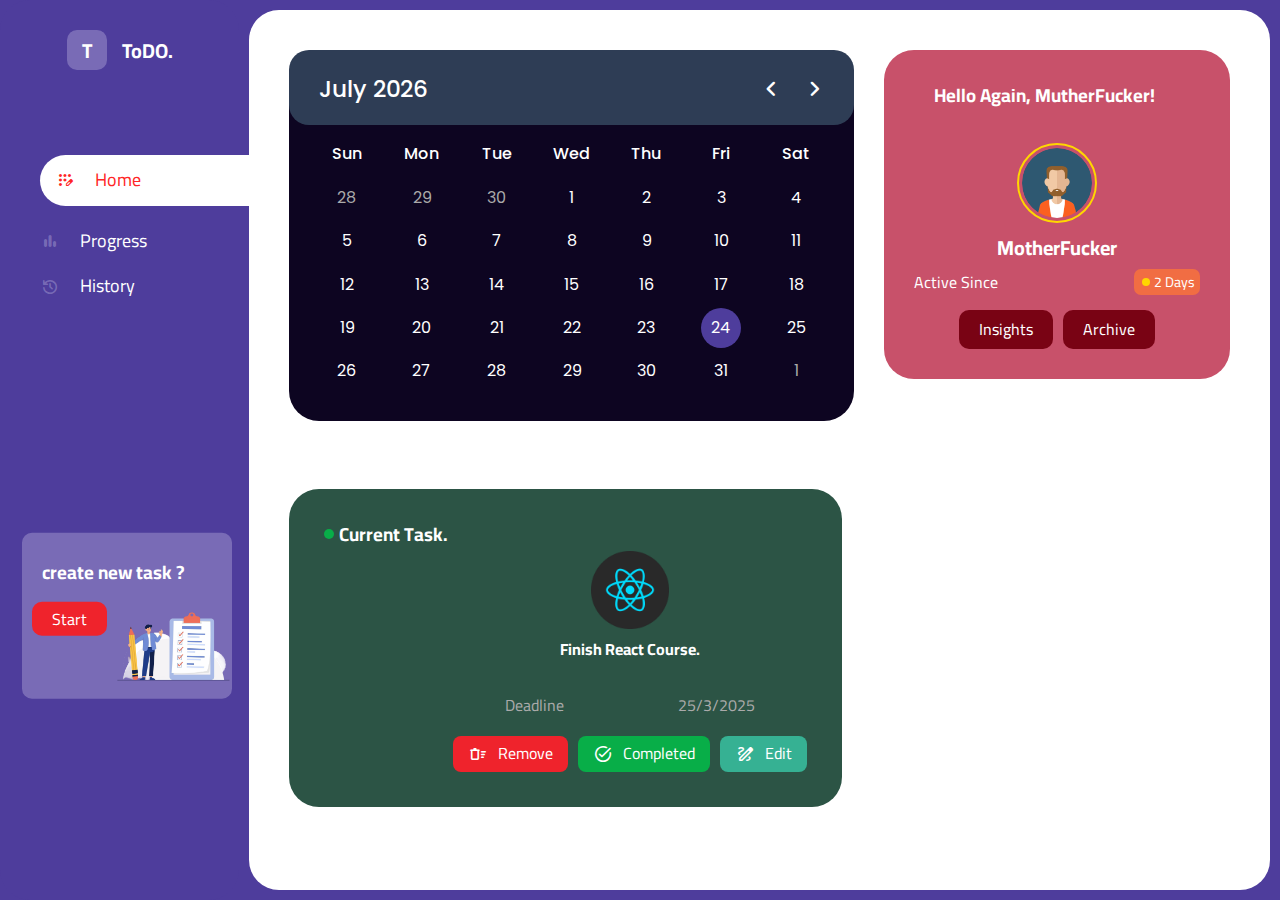
<file: index.html>
<!DOCTYPE html>
<html lang="en">
  <head>
    <meta charset="UTF-8" />
    <meta name="viewport" content="width=device-width, initial-scale=1.0" />
    <title>ToDo List</title>
    <!-- LINKS -->
    <link rel="stylesheet" href="CSS/main.css" />
    <link rel="stylesheet" href="CSS/all.min.css" />
    <link rel="stylesheet" href="CSS/normalize.css" />
    <link rel="preconnect" href="https://fonts.googleapis.com" />
    <link rel="preconnect" href="https://fonts.gstatic.com" crossorigin />
    <link
      href="https://fonts.googleapis.com/css2?family=Cairo:wght@200..1000&family=Open+Sans:ital,wght@0,300..800;1,300..800&family=Work+Sans:ital,wght@0,100..900;1,100..900&display=swap"
      rel="stylesheet"
    />
    <link
      rel="stylesheet"
      href="https://fonts.googleapis.com/css2?family=Material+Symbols+Rounded"
    />
    <!-- POPPINS FONT -->
    <link rel="preconnect" href="https://fonts.googleapis.com" />
    <link rel="preconnect" href="https://fonts.gstatic.com" crossorigin />
    <link
      href="https://fonts.googleapis.com/css2?family=Cairo:wght@200..1000&family=Open+Sans:ital,wght@0,300..800;1,300..800&family=Poppins:ital,wght@0,100;0,200;0,300;0,400;0,500;0,600;0,700;0,800;0,900;1,100;1,200;1,300;1,400;1,500;1,600;1,700;1,800;1,900&family=Work+Sans:ital,wght@0,100..900;1,100..900&display=swap"
      rel="stylesheet"
    />
    <script src="main.js" defer></script>
  </head>
  <body>
    <!-- START HEADER -->
    <div class="page" id="page">
      <div class="sidebar">
        <div class="logo">
          <span class="letter-t">T</span>
          <a href="">ToDO.</a>
        </div>
        <ul class="main-nav">
          <li class="active">
            <a class="active" href="index.html"
              ><span class="material-symbols-rounded active">
                app_registration </span
              >Home</a
            >
          </li>
          <li>
            <a href="progress.html"
              ><span class="material-symbols-rounded"> bar_chart </span
              >Progress</a
            >
          </li>
          <li>
            <a href="history.html"
              ><span class="material-symbols-rounded"> history </span>History</a
            >
          </li>
        </ul>
        <div class="new-task">
          <h3>create new task ?</h3>
          <div class="start">
            <span>Start</span> <img src="images/freepik.png" alt="" />
          </div>
        </div>
      </div>
      <!-- START LANDING PAGE -->
      <div class="content">
        <div class="container">
          <div class="calender-area">
            <div class="wrapper">
              <header>
                <div class="current-date"></div>
                <div class="icons">
                  <span id="prev" class="material-symbols-rounded">
                    chevron_left</span
                  >
                  <span id="next" class="material-symbols-rounded">
                    chevron_right
                  </span>
                </div>
              </header>
              <div class="calendar">
                <ul class="weeks">
                  <li>Sun</li>
                  <li>Mon</li>
                  <li>Tue</li>
                  <li>Wed</li>
                  <li>Thu</li>
                  <li>Fri</li>
                  <li>Sat</li>
                </ul>
                <ul class="days"></ul>
              </div>
            </div>
          </div>
          <div class="profile">
            <h3>Hello Again, MutherFucker!</h3>
            <div class="avatar">
              <img src="images/user-01.png  " alt="" />
              <span>MotherFucker</span>
              <p>Active Since <span>2 Days</span></p>
              <div class="profile-buttons">
                <button class="dashboard">
                  <a href="progress.html">Insights</a>
                </button>
                <button class="history">
                  <a href="history.html">Archive</a>
                </button>
              </div>
            </div>
          </div>
          <div class="current-task">
            <h3>Current Task.</h3>
            <div class="task">
              <h4><img src="images/react.png" alt="" />Finish React Course.</h4>
              <div class="deadline">
                <p>Deadline</p>
                <span>25/3/2025</span>
              </div>
              <div class="buttons">
                <button class="remove">
                  <span class="material-symbols-rounded"> delete_sweep </span
                  >Remove
                </button>
                <button class="completed">
                  <span class="material-symbols-rounded"> task_alt </span
                  >Completed
                </button>
                <button class="edit">
                  <span class="material-symbols-rounded"> draw </span>Edit
                </button>
              </div>
            </div>
          </div>
        </div>
      </div>
      <!-- END LANDING PAGE -->
    </div>
    <!-- END HEADER -->
  </body>
</html>
</file>
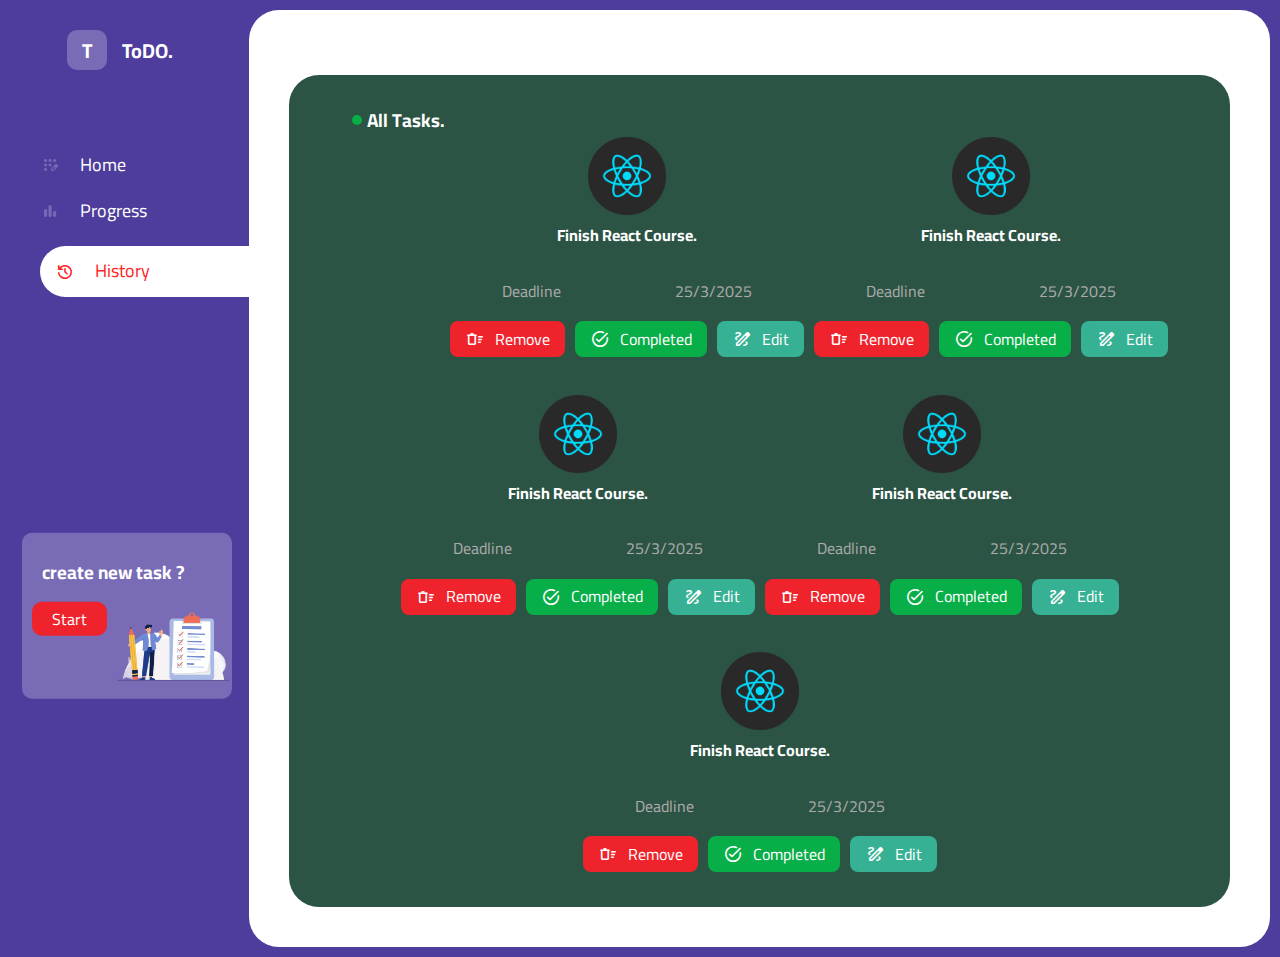
<file: history.html>
<!DOCTYPE html>
<html lang="en">
  <head>
    <meta charset="UTF-8" />
    <meta name="viewport" content="width=device-width, initial-scale=1.0" />
    <title>ToDo List</title>
    <!-- LINKS -->
    <link rel="stylesheet" href="CSS/main.css" />
    <link rel="stylesheet" href="CSS/all.min.css" />
    <link rel="stylesheet" href="CSS/normalize.css" />
    <link rel="preconnect" href="https://fonts.googleapis.com" />
    <link rel="preconnect" href="https://fonts.gstatic.com" crossorigin />
    <link
      href="https://fonts.googleapis.com/css2?family=Cairo:wght@200..1000&family=Open+Sans:ital,wght@0,300..800;1,300..800&family=Work+Sans:ital,wght@0,100..900;1,100..900&display=swap"
      rel="stylesheet"
    />
    <link
      rel="stylesheet"
      href="https://fonts.googleapis.com/css2?family=Material+Symbols+Rounded"
    />
    <!-- POPPINS FONT -->
    <link rel="preconnect" href="https://fonts.googleapis.com" />
    <link rel="preconnect" href="https://fonts.gstatic.com" crossorigin />
    <link
      href="https://fonts.googleapis.com/css2?family=Cairo:wght@200..1000&family=Open+Sans:ital,wght@0,300..800;1,300..800&family=Poppins:ital,wght@0,100;0,200;0,300;0,400;0,500;0,600;0,700;0,800;0,900;1,100;1,200;1,300;1,400;1,500;1,600;1,700;1,800;1,900&family=Work+Sans:ital,wght@0,100..900;1,100..900&display=swap"
      rel="stylesheet"
    />
  </head>
  <body>
    <!-- START HEADER -->
    <div class="page history" id="page">
      <div class="sidebar">
        <div class="logo">
          <span class="letter-t">T</span>
          <a href="">ToDO.</a>
        </div>
        <ul class="main-nav">
          <li>
            <a href="index.html"
              ><span class="material-symbols-rounded"> app_registration </span
              >Home</a
            >
          </li>
          <li>
            <a href="progress.html"
              ><span class="material-symbols-rounded"> bar_chart </span
              >Progress</a
            >
          </li>
          <li class="active">
            <a class="active" href=" history.html"
              ><span class="active material-symbols-rounded"> history </span
              >History</a
            >
          </li>
        </ul>
        <div class="new-task">
          <h3>create new task ?</h3>
          <div class="start">
            <span>Start</span> <img src="images/freepik.png" alt="" />
          </div>
        </div>
      </div>
      <!-- START LANDING PAGE -->
      <div class="content">
        <div class="container">
          <div class="current-task">
            <h3>All Tasks.</h3>
            <div class="task">
              <h4><img src="images/react.png" alt="" />Finish React Course.</h4>
              <div class="deadline">
                <p>Deadline</p>
                <span>25/3/2025</span>
              </div>
              <div class="buttons">
                <button class="remove">
                  <span class="material-symbols-rounded"> delete_sweep </span
                  >Remove
                </button>
                <button class="completed">
                  <span class="material-symbols-rounded"> task_alt </span
                  >Completed
                </button>
                <button class="edit">
                  <span class="material-symbols-rounded"> draw </span>Edit
                </button>
              </div>
            </div>
            <div class="task">
              <h4><img src="images/react.png" alt="" />Finish React Course.</h4>
              <div class="deadline">
                <p>Deadline</p>
                <span>25/3/2025</span>
              </div>
              <div class="buttons">
                <button class="remove">
                  <span class="material-symbols-rounded"> delete_sweep </span
                  >Remove
                </button>
                <button class="completed">
                  <span class="material-symbols-rounded"> task_alt </span
                  >Completed
                </button>
                <button class="edit">
                  <span class="material-symbols-rounded"> draw </span>Edit
                </button>
              </div>
            </div>
            <div class="task">
              <h4><img src="images/react.png" alt="" />Finish React Course.</h4>
              <div class="deadline">
                <p>Deadline</p>
                <span>25/3/2025</span>
              </div>
              <div class="buttons">
                <button class="remove">
                  <span class="material-symbols-rounded"> delete_sweep </span
                  >Remove
                </button>
                <button class="completed">
                  <span class="material-symbols-rounded"> task_alt </span
                  >Completed
                </button>
                <button class="edit">
                  <span class="material-symbols-rounded"> draw </span>Edit
                </button>
              </div>
            </div>
            <div class="task">
              <h4><img src="images/react.png" alt="" />Finish React Course.</h4>
              <div class="deadline">
                <p>Deadline</p>
                <span>25/3/2025</span>
              </div>
              <div class="buttons">
                <button class="remove">
                  <span class="material-symbols-rounded"> delete_sweep </span
                  >Remove
                </button>
                <button class="completed">
                  <span class="material-symbols-rounded"> task_alt </span
                  >Completed
                </button>
                <button class="edit">
                  <span class="material-symbols-rounded"> draw </span>Edit
                </button>
              </div>
            </div>
            <div class="task">
              <h4><img src="images/react.png" alt="" />Finish React Course.</h4>
              <div class="deadline">
                <p>Deadline</p>
                <span>25/3/2025</span>
              </div>
              <div class="buttons">
                <button class="remove">
                  <span class="material-symbols-rounded"> delete_sweep </span
                  >Remove
                </button>
                <button class="completed">
                  <span class="material-symbols-rounded"> task_alt </span
                  >Completed
                </button>
                <button class="edit">
                  <span class="material-symbols-rounded"> draw </span>Edit
                </button>
              </div>
            </div>
          </div>
        </div>
      </div>
      <!-- END LANDING PAGE -->
    </div>
    <!-- END HEADER -->
  </body>
</html>
</file>
<file: CSS/main.css>
/* START GLOBAL RULES */
:root {
  --main-color: rgb(78 61 156);
  --alternative-color: #b3aadb6e;
}
html {
  scroll-behavior: smooth;
}
body {
  font-family: "cairo", sans-serif;
  box-sizing: border-box;
}
ul {
  list-style: none;
  margin: 0;
  padding: 0;
}
a {
  text-decoration: none;
  color: white;
}
/* END GLOBAL RULES */
/* START SIDEBAR */
.page {
  display: flex;
  min-height: 100vh;
  background-color: var(--main-color);
  width: 100%;
}
.logo {
  display: flex;
  justify-content: center;
  align-items: center;
  color: white;
  font-weight: bold;
  font-size: 20px;
  gap: 15px;
}
.logo .letter-t {
  width: 40px;
  height: 40px;
  background-color: var(--alternative-color);
  color: white;
  display: flex;
  justify-content: center;
  align-items: center;
  border-radius: 10px;
}
.logo a {
  color: white;
}
.sidebar {
  background-color: var(--main-color);
  width: 200px;
  padding: 30px 40px;
  border-radius: 30px;
}
.sidebar ul {
  display: flex;
  justify-content: center;
  width: 200px;
  position: absolute;
  width: 300px;
  flex-direction: column;
  z-index: 1;
}
.sidebar ul li {
  margin-bottom: 25px;
}
.sidebar ul li a {
  color: white;
  left: 20px;
  display: flex;
  align-items: center;
  font-size: 18px;
}
.sidebar ul li a.active {
  color: rgb(255 37 37);
}
.sidebar ul li.active {
  background-color: white;
  /* width: calc(100% + 70px); */
  padding: 15px;
  border-radius: 30px;
}
.sidebar ul li a span {
  padding-right: 20px;
  font-size: 20px;
  color: var(--alternative-color);
}
.sidebar ul li a span.active {
  color: rgb(255 37 37);
}
.main-nav {
  margin-top: 85px;
}
@media (max-width: 786px) {
  .sidebar {
    width: 20px;
  }
  .sidebar ul {
    width: inherit;
    display: flex;
    align-items: center;
  }
  .logo .letter-t {
    position: absolute;
    top: 15px;
  }
  .logo a {
    position: relative;
    top: 30px;
  }

  .sidebar ul li a {
    flex-direction: column;
    justify-content: center;
    align-items: center;
    text-align: center;
  }
  .sidebar ul li a span {
    padding: 0;
  }
}
.sidebar .new-task {
  position: absolute;
  top: 50%;
  left: 22px;
  transform: translateY(50%);
  display: flex;
  align-items: center;
  justify-content: center;
  flex-direction: column;
  color: white;
  background-color: var(--alternative-color);
  border-radius: 10px;
  padding: 10px 20px;
  width: 170px;
}
.sidebar .new-task h3 {
  width: 100%;
}
.sidebar .new-task .start {
  display: flex;
  justify-content: center;
  margin-left: 15px;
}
.sidebar .new-task .start span {
  justify-content: center;
  display: flex;
  align-items: center;
  height: fit-content;
  padding: 8px 20px;
  background-color: #ef232c;
  border-radius: 10px;
}
.sidebar .new-task img {
  width: 130px;
}

/* END SIDEBAR */
/* START PAGE CONTENT */
.content {
  background-color: white;
  display: flex;
  border-radius: 30px;
  /* position: relative; */
  margin: 10px;
  color: white;
  z-index: 2;
  width: 100%;
}
.content::after {
  content: "";
  position: absolute;
}
.content::before {
  content: "";
  position: absolute;
}
.content .container {
  /* this line is making error in the responsetive */
  display: flex;
  flex-wrap: wrap;
  margin: 40px;
  /* gap: 30px; */
  width: 100%;
  /* justify-content: center; */
}

.content .profile {
  padding: 30px;
  border-radius: 30px;
  width: 30%;
  background-color: hsl(347.39deg 51.97% 55.1%);
  height: fit-content;
}
.content h3 {
  margin-top: 5px;
  position: relative;
  margin-left: 20px;
}
.content .current-task h3::before {
  content: "";
  position: absolute;
  width: 10px;
  height: 10px;
  background-color: #08ae48;
  border-radius: 50%;
  left: -20px;
  top: 0;
  transform: translate(50%, 50%);
}
.content .profile img {
  height: 70px;
  width: 70px;
  margin-bottom: 15px;
  border: 3px solid transparent;
  border-radius: 50%;
  outline: 2px solid gold;
}
.content .profile .avatar {
  display: flex;
  flex-direction: column;
  justify-content: center;
  align-items: center;
  padding-top: 20px;
}
.content .profile .avatar span {
  font-weight: bold;
  font-size: 20px;
}
.content .profile .avatar p {
  margin: 0;
  position: relative;
  padding-top: 10px;
  display: flex;
  justify-content: space-between;
  width: 100%;
  align-items: center;
}
.content .profile .avatar p::before {
  content: "";
  position: absolute;
  background-color: gold;
  width: 8px;
  height: 8px;
  border-radius: 50%;
  top: 19px;
  transform: translateX(-50px);
  right: 0;
}
.content .profile .avatar p span {
  background-color: rgb(241 109 67);
  color: white;
  padding: 5px;
  border-radius: 7px;
  font-weight: 400;
  padding-left: 20px;
  font-size: 14px;
}
.content .profile .avatar .profile-buttons {
  display: flex;
  justify-content: space-evenly;
  align-items: center;
  gap: 10px;
  margin-top: 15px;
}
.content .profile .avatar .dashboard,
.content .profile .avatar .history {
  padding: 10px 20px;
  border-radius: 10px;
  border: none;
  background-color: #790314;
}
.content .current-task {
  margin-top: 25px;
  height: fit-content;
  padding: 30px;
  border-radius: 30px;
  background-color: #2c5445;
  /* flex-basis: 70%; */
  display: flex;
  justify-content: center;
  text-align: center;
  flex-wrap: wrap;
}
.content .current-task .task {
  text-align: center;
}
.content .current-task .task h4 {
  display: flex;
  align-items: center;
  justify-content: center;
  flex-direction: column;
}
.content .current-task .buttons {
  display: flex;
  align-items: center;
  justify-content: space-evenly;
  flex-wrap: wrap;
}
.content .current-task img {
  height: 100px;
  width: 100px;
}
.content .current-task .buttons span {
  padding-right: 10px;
  font-size: 20px;
}
.content .current-task .buttons .remove,
.content .current-task .buttons .completed,
.content .current-task .buttons .edit {
  border-radius: 8px;
  padding: 8px 15px;
  margin: 5px;
  border: none;
  display: flex;
  justify-content: center;
  color: white;
  align-items: center;
  cursor: pointer;
}
.content .current-task .buttons .remove {
  background-color: #ef232c;
}
.content .current-task .buttons .completed {
  background-color: #08ae48;
}
.content .current-task .buttons .edit {
  background-color: #36b193;
}
@media (max-width: 768px) {
  .content .container {
    margin: 20px;
  }
  .content .profile {
    width: 100%;
    margin-top: 20px;
  }
  .calendar ul li {
    width: calc(100% / 4);
  }
  .sidebar ul {
    width: auto;
    position: relative;
  }
}
@media (min-width: 769px) {
  .content .profile {
    width: fit-content;
    flex: 1;
  }
  .content .container {
    flex-wrap: wrap;
  }
}
.current-task .task .deadline {
  display: flex;
  align-items: center;
  justify-content: space-around;
  color: #aaa;
}

/* START CALENDER */
.calender-area {
  margin: 0;
  padding: 0;
  font-family: "Poppins", serif;
  color: black;
  margin-right: 30px;
  flex-basis: 60%;
}
.wrapper {
  background-color: #0d0521;
  color: white;
  border-radius: 30px;
}
.wrapper header {
  display: flex;
  align-items: center;
  justify-content: space-between;
  padding: 20px 30px 17px;
  background-color: #2e3d55;
  border-radius: 20px;
}
header .current-date {
  font-size: 1.45rem;
  font-weight: 500;
}
header .icons span {
  height: 38px;
  width: 38px;
  color: white;
  font-size: 1.9rem;
  margin: 0 1px;
  cursor: pointer;
  text-align: center;
  line-height: 38px;
  border-radius: 50%;
  align-items: center;
}
header .icons span:hover {
  background: #f2f2f2;
  color: black;
}
header .icons span:last-child {
  margin-right: -10px;
}
.calendar {
  padding: 20px;
}
.calendar ul {
  display: flex;
  list-style: none;
  flex-wrap: wrap;
  text-align: center;
}
.calendar .days {
  margin-bottom: 20px;
}
.calendar .weeks li {
  font-weight: 500;
}
.calendar ul li {
  position: relative;
  width: calc(100% / 7);
}
.calendar .days li {
  margin-top: 25px;
  cursor: pointer;
  z-index: 1;
}
.calendar .days li.inactive {
  color: #aaa;
}
.calendar .days li::before {
  position: absolute;
  content: "";
  height: 40px;
  width: 40px;
  top: 50%;
  left: 50%;
  transform: translate(-50%, -50%);
  border-radius: 50%;
  z-index: -1;
}
.days li:hover::before {
  background-color: var(--alternative-color);
}
.days li.active {
  color: white;
}
.days li.last-active::before {
  background-color: rgb(241 109 67);
}
.days li.active::before {
  background-color: var(--main-color);
}
@media (max-width: 768px) {
  .calendar ul li {
    width: calc(100% / 4);
  }
  .calender-area {
    flex: 1;
    margin: 0;
  }
}
/* END CALENDER */
/* END PAGE CONTENT */
</file>
